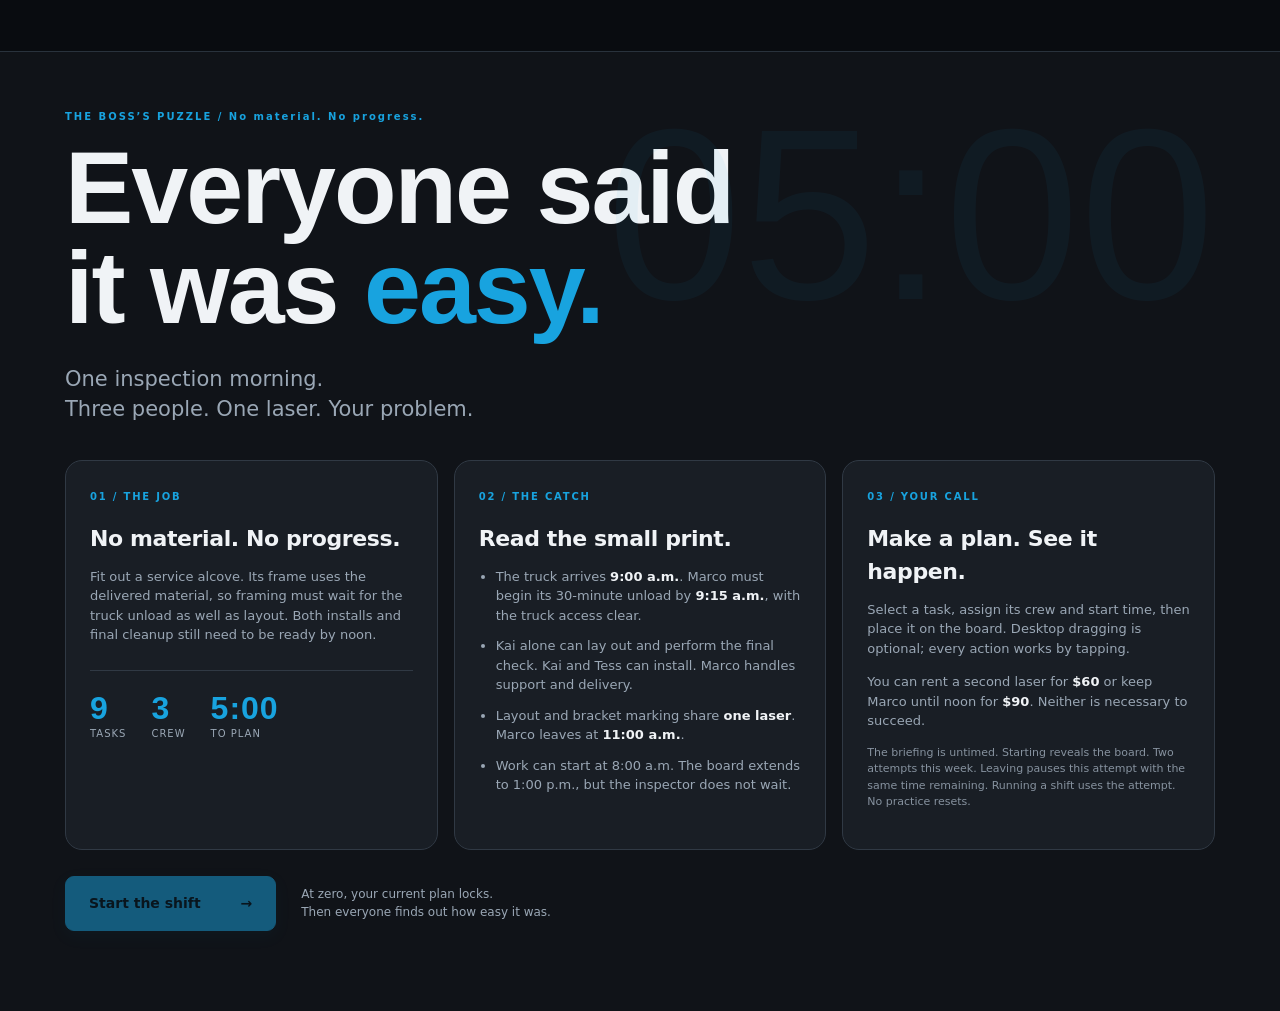
<file: boss/index.html>
<!doctype html><html lang="en"><head><meta charset="utf-8"><meta name="viewport" content="width=device-width,initial-scale=1"><meta name="theme-color" content="#101318"><title>The Boss’s Puzzle · Everyone Said It Was Easy</title><link rel="stylesheet" href="style.css?v=5.2.0"></head><body>
<header class="topbar"><a class="brand" href="#" aria-label="The Boss’s Puzzle home"><span class="mark">D<span>1</span></span><span><b>Day One Projects</b><em>Purpose Built.</em></span></a><div class="top-right"><span class="prototype">WEEKLY BOSS CHALLENGE</span><button id="themeBtn" class="icon-button" aria-label="Toggle light or dark theme">◐</button><div id="timerWrap" class="timer-wrap" hidden><span>DECISION TIME</span><div id="bossFace" hidden aria-hidden="true"><div class="boss-sprite"></div><img class="boss-hat-logo" src="../day-one-projects-v44.png" alt=""><i class="steam left"></i><i class="steam right"></i></div><strong id="timer" role="timer" aria-label="Five minutes remaining">5:00</strong></div></div></header>
<main>
<section id="briefing" class="briefing">
 <div class="eyebrow">THE BOSS’S PUZZLE / SCENARIO 01</div><h1>Everyone said<br>it was <em>easy.</em></h1><p class="intro">One inspection morning.<br>Three people. One laser. Your problem.</p>
 <div class="brief-grid"><article class="brief-card"><span class="step">01 / THE JOB</span><h2>Ready for noon.</h2><p>Frame an opening, install its access panel and install wall brackets. Clear the work area and complete Ada’s final check before the inspector arrives at <b>noon</b>.</p><div class="mini-stats"><span><b>9</b> tasks</span><span><b>3</b> crew</span><span><b>5:00</b> to plan</span></div></article>
 <article class="brief-card"><span class="step">02 / THE CATCH</span><h2>Read the small print.</h2><ul><li>The truck arrives <b>9:00 a.m.</b>. Cam must begin its 30-minute unload by <b>9:15 a.m.</b>, with the truck access clear.</li><li>Ada alone can lay out and perform the final check. Ada and Bo can install. Cam handles support and delivery.</li><li>Layout and bracket marking share <b>one laser</b>. Cam leaves at <b>11:00 a.m.</b>.</li><li>Work can start at 8:00 a.m. The board extends to 1:00 p.m., but the inspector does not wait.</li></ul></article>
 <article class="brief-card"><span class="step">03 / YOUR CALL</span><h2>Make a plan. See it happen.</h2><p>Select a task, assign its crew and start time, then place it on the board. Desktop dragging is optional; every action works by tapping.</p><p>You can rent a second laser for <b>$60</b> or keep Cam until noon for <b>$90</b>. Neither is necessary to succeed.</p><p class="fine">The briefing is untimed. Starting reveals the board. Two attempts this week. Leaving pauses this attempt with the same time remaining. Running a shift uses the attempt. No practice resets.</p></article></div>
 <div class="start-row"><button id="startBtn" class="primary large">Start the shift <span>→</span></button><p>At zero, your current plan locks.<br>Then everyone finds out how easy it was.</p></div>
</section>
<section id="planner" hidden>
 <div class="page-heading"><div><div class="eyebrow">INSPECTION MORNING / PLAN THE SHIFT</div><h1>Make it work.</h1><p class="muted">Inspection at noon. Nobody has budgeted for excuses.</p></div><div class="planner-actions"><span id="attemptLabel" class="pill">Timed attempt</span><button id="pauseBtn" class="secondary">Pause</button><button id="runBtn" class="primary">Run the shift →</button></div></div>
 <div class="planning-layout">
 <aside class="task-pane"><div class="pane-title"><h2>The work</h2><span id="placedCount" class="pill">0 / 9 placed</span></div><p class="small muted">Tap a task, then choose a crew member and a time.</p><div id="taskList" class="task-list"></div><div class="spend-box"><h3>Spend your way out?</h3><label><input id="laserOption" type="checkbox"> Second laser <b>$60</b></label><label><input id="camOption" type="checkbox"> Cam stays until noon <b>$90</b></label><p class="small muted">Optional. A clean $0 solution exists.</p></div></aside>
 <div class="board-pane"><div class="pane-title"><div><h2>Your proposed schedule</h2><p class="small muted">15-minute slots · tasks that cannot start will wait during playback.</p></div><span class="inspection-tag">noon INSPECTION</span></div><div class="board-scroll"><div id="scheduleBoard" class="schedule-board"></div></div><div class="board-legend"><span><i class="laser-dot"></i> needs laser</span><span><i class="planned-dot"></i> assigned</span><span class="muted">Tap an empty slot to place the selected task.</span></div></div>
 <aside class="notes-pane"><div class="pane-title"><h2>Site notes</h2></div><button class="note active" data-note="delivery"><span>01 · DELIVERY NOTE</span><b>“Driver can wait fifteen.”</b><p>Truck at 9:00 a.m. Unload takes 30 minutes. Start by 9:15 a.m. or the truck leaves at 9:30 a.m. with everything. Clear the lane first.</p></button><button class="note" data-note="crew"><span>02 · CREW MESSAGE</span><b>“Cam’s got another job.”</b><p>Cam leaves at 11:00 a.m. Don’t give him a task that finishes later unless you pay the $90 extension. Ada and Bo work until noon; later work costs $30 per 15 minutes per person.</p></button><button class="note" data-note="handoff"><span>03 · INSPECTION</span><b>“Both installs. Then the check.”</b><p>The opening needs layout, framing, then the delivered panel. Brackets need marking and delivered hardware. Cleanup and Ada’s final check can run in parallel after both installs.</p></button><button id="hintBtn" class="secondary full">Head office assistance</button><p id="hintText" class="small hint-text" aria-live="polite"></p></aside>
 </div>
 <section id="taskEditor" class="task-editor" hidden aria-label="Assign selected task"><div class="editor-info"><span class="eyebrow">SELECTED TASK</span><h3 id="editorTitle"></h3><p id="editorNote"></p></div><div class="editor-controls"><label>Crew<select id="crewSelect"></select></label><label>Helper<select id="helperSelect"></select></label><label>Start<select id="timeSelect"></select></label><button id="placeBtn" class="primary">Place task</button><button id="removeBtn" class="secondary">Remove</button><button id="closeEditor" class="icon-button" aria-label="Close task editor">×</button></div></section>
 <div id="planNotice" class="plan-notice" role="status" aria-live="polite"></div>
</section>
<section id="playback" hidden>
 <div class="page-heading"><div><div class="eyebrow">THE PLAN HAS LEFT THE MEETING ROOM</div><h1>Let’s see it happen.</h1><p class="muted">Fictional shift. Actual consequences.</p></div><div class="playback-controls"><strong id="shiftClock">8:00 a.m.</strong><button id="playPauseBtn" class="secondary">Pause playback</button><button id="skipBtn" class="secondary">Skip to debrief</button></div></div>
 <div class="playback-layout"><div><div class="site-scene"><svg id="siteSvg" viewBox="0 0 760 430" role="img" aria-label="Animated jobsite showing crew, delivery truck and inspector">
 <defs><pattern id="grid" width="24" height="24" patternUnits="userSpaceOnUse"><path d="M24 0H0V24" fill="none" stroke="currentColor" stroke-opacity=".05"/></pattern></defs><rect width="760" height="430" fill="url(#grid)"/>
 <rect class="room" x="230" y="50" width="475" height="300" rx="8"/><path class="wall" d="M230 165V50H705V350H230V265"/><path class="floor-line" d="M230 165V265"/><text class="map-label" x="260" y="82">INSPECTION AREA</text>
 <g id="stage-layout" opacity="0"><path d="M270 110H425M270 240H425" stroke="#159ed4" stroke-dasharray="5 4" stroke-width="2"/><text x="280" y="102" fill="#159ed4" font-size="10">LAYOUT VERIFIED</text></g><g id="stage-frame" opacity="0" fill="#bb8a55" stroke="#795733" stroke-width="2"><rect x="285" y="132" width="10" height="90"/><rect x="395" y="132" width="10" height="90"/><rect x="285" y="125" width="120" height="12"/></g><g id="stage-mark" opacity="0" stroke="#159ed4" stroke-width="2"><path d="M524 140h12m-6-6v12M580 140h12m-6-6v12"/></g><g id="stage-tidy" opacity="0"><text x="470" y="370" fill="#42bc9d" font-size="12">WORK AREA CLEARED</text></g><g id="stage-check" opacity="0"><circle cx="680" cy="75" r="17" fill="#42bc9d"/><path d="m670 75 7 7 13-15" fill="none" stroke="white" stroke-width="3"/></g><g id="openingZone"><rect class="zone" x="274" y="118" width="145" height="115" rx="7"/><path class="opening-lines" opacity=".18" d="M290 213V136H403V213M316 136V213M375 136V213"/><text class="map-label" x="288" y="254">OPENING / PANEL</text><rect id="panelVisual" x="319" y="150" width="54" height="64" rx="3" fill="#159ed4" opacity="0"/></g>
 <g id="bracketZone"><rect class="zone" x="507" y="118" width="145" height="115" rx="7"/><g class="bracket-lines"><path d="M530 145V204H558M586 145V204H614"/></g><text class="map-label" x="518" y="254">BRACKETS</text><path id="bracketsVisual" d="M530 145V204H558M586 145V204H614" stroke="#42bc9d" stroke-width="8" fill="none" opacity="0"/></g>
 <path class="lane" d="M0 222H223"/><text class="map-label" x="22" y="287">DELIVERY LANE</text><g id="laneCrates"><rect x="117" y="197" width="37" height="34" rx="3" fill="#c49a59"/><rect x="160" y="211" width="30" height="29" rx="3" fill="#a8793f"/><path d="M122 202l26 23m-26 0 26-23" stroke="#765126" stroke-width="2"/></g>
 <g id="truck" class="truck"><rect x="5" y="173" width="90" height="48" rx="4" fill="#159ed4"/><path d="M95 188h24l15 16v17H95" fill="#2b5167"/><rect x="103" y="193" width="14" height="12" fill="#c0e4ef"/><circle cx="27" cy="224" r="10" fill="#19232c"/><circle cx="111" cy="224" r="10" fill="#19232c"/><text x="16" y="201" fill="white" font-size="12" font-weight="800">DELIVERY</text></g>
 <rect class="zone" x="468" y="302" width="185" height="30" rx="5"/><text class="map-label" x="480" y="322">TOOLS / STAGING</text>
 <g id="crew-ada" class="crew-token"><path d="M-10 10v20h7l3-12 3 12h7V10" fill="#344a5b"/><path class="working-arm" d="M-9 6l-10 11m28-11 12 9" stroke="#d49b75" stroke-width="7" stroke-linecap="round"/><circle r="19" fill="#159ed4"/><path d="M-12-5a12 12 0 0 1 24 0H-12" fill="#f3bd63"/><text y="10" text-anchor="middle" fill="white" font-size="13" font-weight="800">A</text></g>
 <g id="crew-bo" class="crew-token"><path d="M-10 10v20h7l3-12 3 12h7V10" fill="#344a5b"/><path class="working-arm" d="M-9 6l-10 11m28-11 12 9" stroke="#d49b75" stroke-width="7" stroke-linecap="round"/><circle r="19" fill="#bb8b3c"/><path d="M-12-5a12 12 0 0 1 24 0H-12" fill="#f3bd63"/><text y="10" text-anchor="middle" fill="white" font-size="13" font-weight="800">B</text></g>
 <g id="crew-cam" class="crew-token"><path d="M-10 10v20h7l3-12 3 12h7V10" fill="#344a5b"/><path class="working-arm" d="M-9 6l-10 11m28-11 12 9" stroke="#d49b75" stroke-width="7" stroke-linecap="round"/><circle r="19" fill="#2f977f"/><path d="M-12-5a12 12 0 0 1 24 0H-12" fill="#f3bd63"/><text y="10" text-anchor="middle" fill="white" font-size="13" font-weight="800">C</text></g>
 <g id="inspector"><rect x="8" y="-11" width="17" height="25" rx="2" fill="#d4dce4"/><circle r="16" fill="#a5b6ca"/><text y="5" text-anchor="middle" fill="#11171e" font-size="15" font-weight="900">I</text></g>
 <g id="laserToken"><rect x="-9" y="-8" width="18" height="16" rx="3" fill="#f2c765"/><path d="M0 8v12m0-6-10 10m10-10 10 10" stroke="#f2c765" stroke-width="3"/></g>
 <text id="sceneCaption" x="30" y="395" class="scene-caption">8:00 a.m. · The crew is on site. The plan is now your problem.</text>
 </svg><div class="scene-top"><span class="live-dot"></span> SHIFT PLAYBACK <span id="sceneSpeed">15 minutes / second</span></div></div>
 <div class="shift-track"><div id="shiftProgress"></div><span>8:00 a.m.</span><span>noon inspection</span><span>1:00 p.m.</span></div><div id="crewStatus" class="crew-status"></div><div id="incidentBubble" class="incident-bubble" aria-live="polite"></div></div>
 <aside class="event-pane"><h2>Site diary</h2><div id="eventLog" class="event-log" role="log"></div></aside></div>
 <div id="results" class="results" hidden></div>
</section>
</main>
<dialog id="pauseDialog"><span class="eyebrow">CALLS HAPPEN. IT’S A WORK APP.</span><h2>Clock paused.</h2><p>Your plan is saved. This is the same attempt, with the same time left.</p><button id="resumeBtn" class="primary">Back to the board →</button></dialog>
<dialog id="commitDialog"><span class="eyebrow">LAST CHANCE TO BLAME THE DRAWINGS</span><h2>Run this plan?</h2><p id="commitSummary"></p><div class="dialog-actions"><button id="cancelCommit" class="secondary">Keep planning</button><button id="confirmCommit" class="primary">Run the shift →</button></div></dialog>
<footer>Day One Projects · Fictional training scenario · Tool Tracker V5.0 <span>No live inventory or employee data.</span></footer>
<script src="../season-calendar.js"></script><script src="names.js"></script><script src="scenarios.js"></script><script src="engine.js"></script><script src="app.js"></script></body></html>
</file>
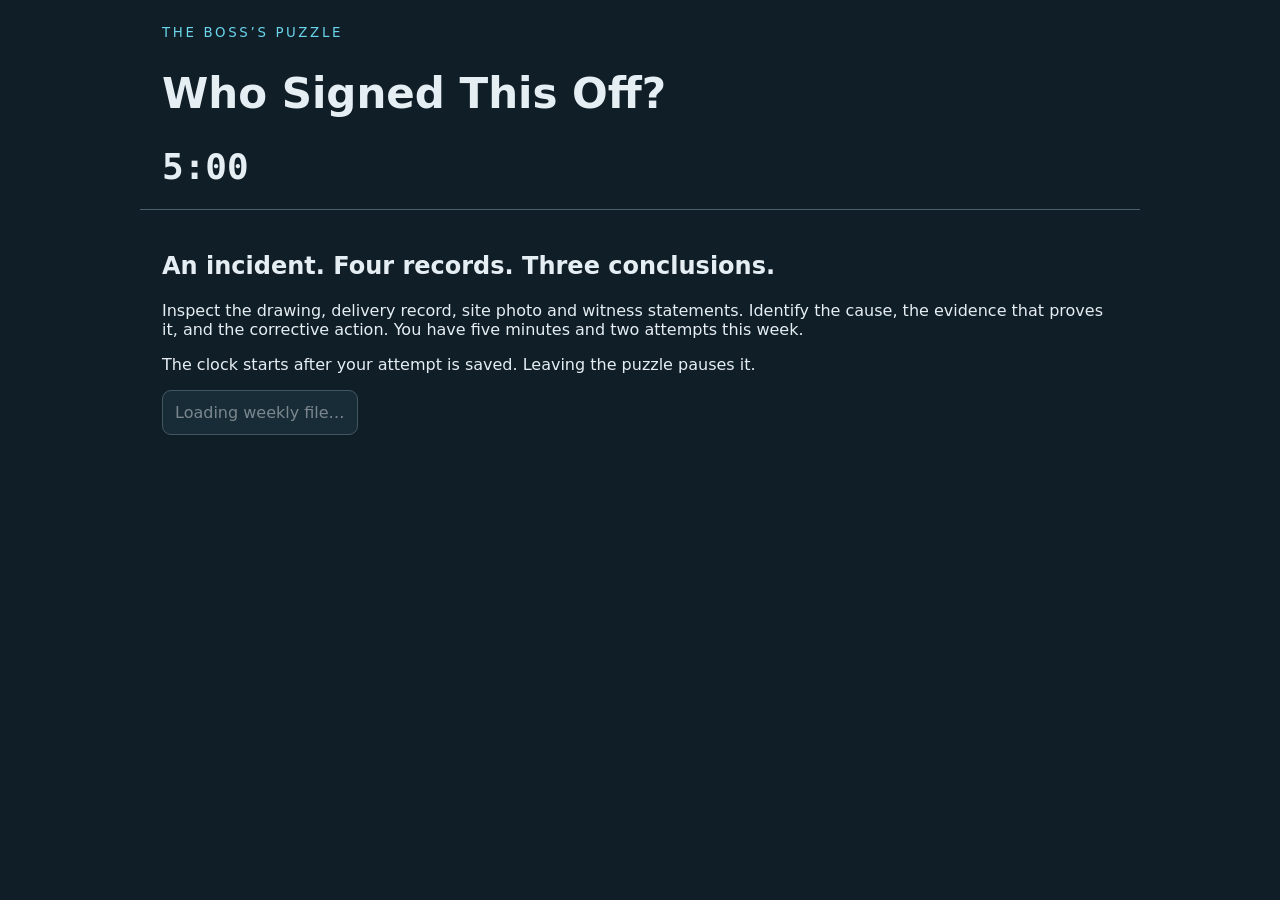
<file: boss/investigation.html>
<!doctype html><html lang="en"><head><meta charset="utf-8"><meta name="viewport" content="width=device-width,initial-scale=1"><title>Who Signed This Off?</title><link rel="stylesheet" href="investigation.css"></head><body><header><small>THE BOSS’S PUZZLE</small><h1>Who Signed This Off?</h1><div class="bar"><b id="timer">5:00</b><span id="attempt"></span><button id="pause" hidden>Pause</button></div></header><main><section id="brief"><h2>An incident. Four records. Three conclusions.</h2><p>Inspect the drawing, delivery record, site photo and witness statements. Identify the cause, the evidence that proves it, and the corrective action. You have five minutes and two attempts this week.</p><p>The clock starts after your attempt is saved. Leaving the puzzle pauses it.</p><button id="start" disabled>Loading weekly file…</button></section><section id="case" hidden><h2 id="title"></h2><p id="problem"></p><div id="records"></div><form id="verdict"><fieldset><legend>Your findings</legend><label>Cause<select id="cause" required></select></label><label>Proving evidence<select id="evidence" required></select></label><label>Corrective action<select id="action" required></select></label></fieldset><button id="submit">Submit findings</button></form></section><section id="result" hidden><h2 id="resultTitle"></h2><p id="explanation"></p><button id="retry">Second attempt</button></section><p id="notice" role="status"></p></main><div id="face" hidden aria-hidden="true"><div class="boss-sprite"></div><img class="boss-hat-logo" src="../day-one-projects-v44.png" alt=""><i class="steam left"></i><i class="steam right"></i></div><dialog id="paused"><h2>Clock paused</h2><p>Your findings and remaining time are saved.</p><button id="resume">Resume investigation</button></dialog><script src="cases.js"></script><script src="investigation.js"></script></body></html>
</file>
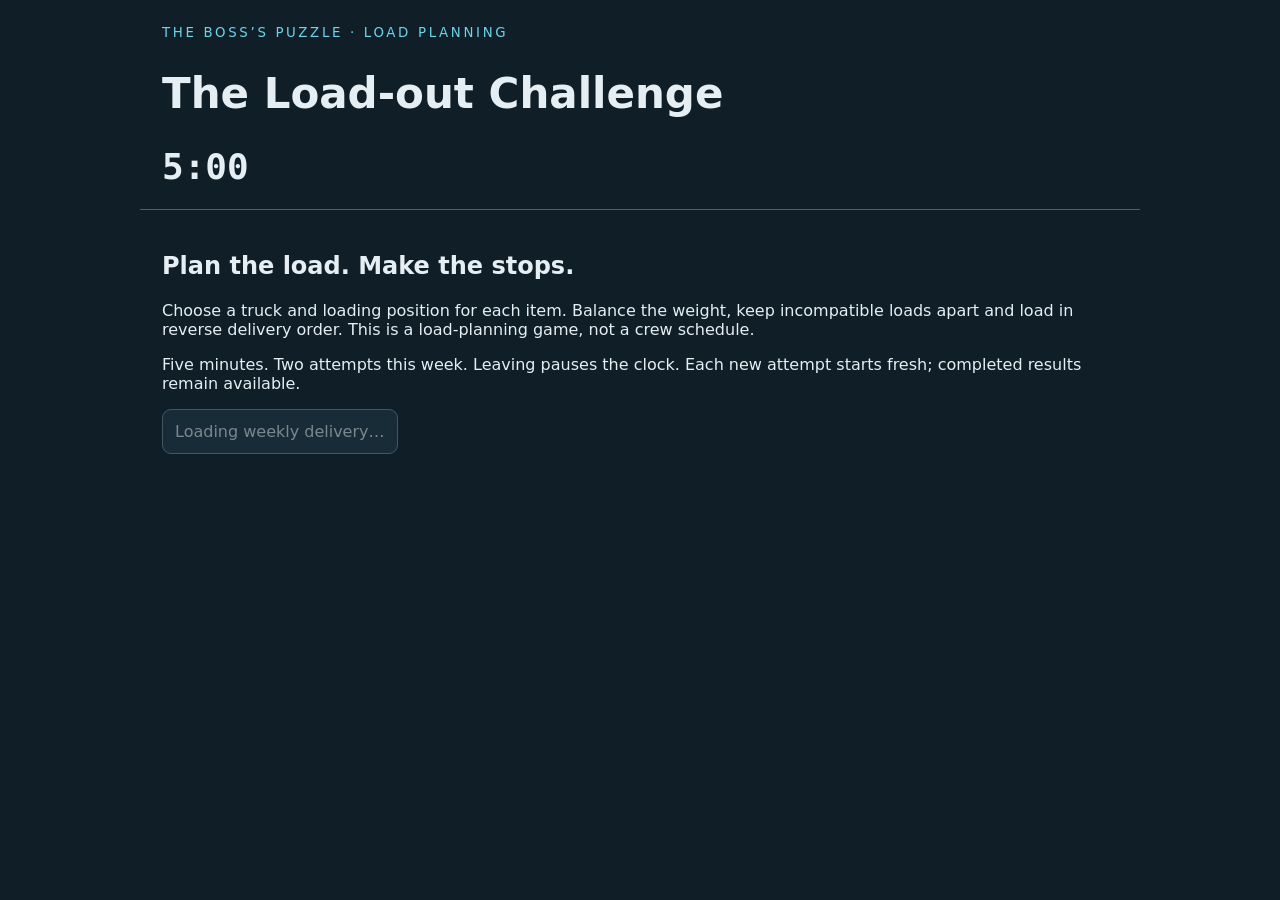
<file: boss/packing.html>
<!doctype html><html lang="en"><head><meta charset="utf-8"><meta name="viewport" content="width=device-width,initial-scale=1"><title>The Load-out Challenge</title><link rel="stylesheet" href="investigation.css"><style>.load-card{border:1px solid #82909d66;border-radius:14px;padding:18px;margin:14px 0}.load-card h3{margin:0 0 8px}.load-fields{display:grid;grid-template-columns:1fr 1fr;gap:14px}.load-fields label{display:flex;flex-direction:column;gap:8px}.load-fields select{font-size:1rem;min-height:48px;width:100%}.truck-summary{display:flex;flex-wrap:wrap;gap:12px}.truck-summary span{padding:12px;border:1px solid #82909d66;border-radius:12px}.order-guide{padding:14px;border-left:4px solid #139ed4}#result li{margin:12px 0}@media(max-width:400px){.load-fields{grid-template-columns:1fr}}</style></head><body><header><small>THE BOSS’S PUZZLE · LOAD PLANNING</small><h1>The Load-out Challenge</h1><div class="bar"><b id="timer">5:00</b><span id="attempt"></span><button id="pause" hidden>Pause</button></div></header><main><section id="brief"><h2>Plan the load. Make the stops.</h2><p>Choose a truck and loading position for each item. Balance the weight, keep incompatible loads apart and load in reverse delivery order. This is a load-planning game, not a crew schedule.</p><p>Five minutes. Two attempts this week. Leaving pauses the clock. Each new attempt starts fresh; completed results remain available.</p><button id="start" disabled>Loading weekly delivery…</button></section><section id="case" hidden><h2 id="title"></h2><p id="problem"></p><p class="order-guide"><strong>Position 1 = loaded first, deepest in the truck.</strong> Higher numbers are loaded later, nearest the door. Stop 1 unloads first, so load its items last. Positions must be unique within each truck; gaps are allowed. You may choose either truck.</p><div id="totals" class="truck-summary" aria-live="polite"></div><form id="verdict"><div id="records"></div><button id="submit">Check the load plan</button></form></section><section id="result" hidden><h2 id="resultTitle"></h2><p id="explanation"></p><ul id="findings"></ul><div id="review"></div><button id="retry">Second attempt</button></section><p id="notice" role="status"></p></main><div id="face" hidden aria-hidden="true"><div class="boss-sprite"></div><img class="boss-hat-logo" src="../day-one-projects-v44.png" alt=""><i class="steam left"></i><i class="steam right"></i></div><dialog id="paused"><h2>Clock paused</h2><p>Your load plan and remaining time are saved.</p><button id="resume">Resume load planning</button></dialog><script src="packing-engine.js"></script><script src="packing.js"></script></body></html>
</file>
<file: boss/style.css>
:root{--bg:#101318;--surface:#191e25;--raised:#222932;--ink:#f0f3f6;--muted:#9aa7b5;--line:#303944;--blue:#18a3df;--blue2:#087fae;--gold:#d5aa66;--red:#f25d62;--green:#43b79b;--shadow:0 14px 40px #0003;--slot:37px;color-scheme:dark}html[data-theme=light]{--bg:#eef2f5;--surface:#fff;--raised:#e8eef3;--ink:#17232d;--muted:#5d6d7c;--line:#d1dbe3;--shadow:0 12px 35px #24374412;color-scheme:light}*{box-sizing:border-box}body{margin:0;background:var(--bg);color:var(--ink);font-family:Inter,system-ui,sans-serif;font-size:14px;line-height:1.5}button,input,select{font:inherit}button{cursor:pointer}button:disabled{cursor:default;opacity:.5}button:focus-visible,select:focus-visible,a:focus-visible{outline:3px solid var(--blue);outline-offset:4px}button{transition:background .16s,border-color .16s,transform .16s}button:hover:not(:disabled){filter:brightness(1.1)}[hidden]{display:none!important}.topbar{height:88px;background:#090c10;display:flex;align-items:center;justify-content:space-between;padding:0 4vw;border-bottom:1px solid #29323c;position:sticky;top:0;z-index:20;color:#fff}.brand{display:flex;align-items:center;gap:13px;color:inherit;text-decoration:none}.mark{width:43px;height:43px;display:grid;place-content:center;position:relative;font-size:27px;font-weight:900;font-style:italic;border:1px solid #4a525a;border-radius:10px;background:linear-gradient(135deg,#3b4248,#101419 55%);box-shadow:inset 0 0 0 3px #12171c}.mark span{color:var(--blue);position:absolute;font-size:20px;right:3px;bottom:0}.brand b{display:block;font-size:18px;letter-spacing:-.4px}.brand em{display:block;font-size:13px;font-weight:800;color:#18a3df}.top-right{display:flex;gap:24px;align-items:center}.prototype{font-size:10px;letter-spacing:1.5px;color:#a0acb9}.icon-button{background:transparent;color:inherit;border:1px solid var(--line);border-radius:10px;width:39px;height:39px;font-size:22px}.timer-wrap{display:flex;align-items:center;gap:12px;padding-left:22px;border-left:1px solid #37414d}.timer-wrap span{font-size:9px;line-height:1.3;letter-spacing:1.4px;width:52px;color:#a5b0bf}.timer-wrap strong{font-size:35px;font-variant-numeric:tabular-nums;letter-spacing:-1px;color:var(--blue);min-width:88px;text-align:center;border-radius:8px}.timer-wrap strong.red{color:#ff656b;background:#f25d621a}.timer-wrap strong.flash{animation:clockPulse 1.1s ease-in-out}@keyframes clockPulse{0%,100%{color:var(--blue);background:transparent}25%,65%{color:#ff656b;background:#f25d6233;box-shadow:0 0 20px #f25d6222}}
main{max-width:1510px;margin:auto;padding:42px 4vw 30px}h1,h2,h3,p{margin-top:0}h1{font-family:'Barlow Condensed',Impact,sans-serif;line-height:.98;letter-spacing:-1px;font-size:56px;font-weight:700;margin-bottom:14px}h2{font-size:18px;letter-spacing:-.4px}h3{font-size:15px}p{margin-bottom:14px}.eyebrow{font-size:10px;font-weight:800;letter-spacing:2px;color:var(--blue);margin-bottom:14px}.briefing{max-width:1150px;margin:15px auto 50px;position:relative}.briefing:before{content:'05:00';position:absolute;right:0;top:-15px;font-family:'Barlow Condensed',Impact,sans-serif;font-size:clamp(110px,19vw,260px);line-height:1;color:var(--blue);opacity:.055;pointer-events:none}.briefing h1{font-size:clamp(64px,8vw,116px);letter-spacing:-2px}.briefing h1 em{color:var(--blue);font-style:normal}.intro{font-size:21px;line-height:1.45;color:var(--muted);margin:25px 0 35px}.brief-grid{display:grid;grid-template-columns:repeat(3,1fr);gap:16px}.brief-card{background:var(--surface);border:1px solid var(--line);border-radius:17px;padding:24px}.brief-card h2{font-size:22px;margin:16px 0 12px}.brief-card p,.brief-card li{color:var(--muted);font-size:13px}.brief-card b{color:var(--ink)}.brief-card ul{padding-left:17px;margin:0}.brief-card li{padding-bottom:11px}.step{color:var(--blue);font-size:10px;letter-spacing:1.8px;font-weight:800}.mini-stats{display:flex;gap:25px;border-top:1px solid var(--line);padding-top:20px;margin-top:25px}.mini-stats span{font-size:10px;color:var(--muted);text-transform:uppercase;letter-spacing:1px}.mini-stats b{font-family:'Barlow Condensed',sans-serif;font-size:32px;display:block;line-height:1.1;color:var(--blue)}.fine{font-size:11px!important;opacity:.85}.start-row{display:flex;gap:25px;align-items:center;margin-top:26px}.start-row p{font-size:12px;color:var(--muted);margin:0}.primary,.secondary{border-radius:9px;padding:10px 16px;font-weight:700;font-size:12px;min-height:40px}.primary{background:var(--blue);border:1px solid var(--blue);color:#041723;box-shadow:0 5px 16px #009cda14}.secondary{background:var(--surface);border:1px solid var(--line);color:var(--ink)}.large{padding:16px 23px;font-size:14px}.large span{margin-left:35px}.full{width:100%}.page-heading{display:flex;justify-content:space-between;align-items:center;gap:20px;margin-bottom:28px}.page-heading h1{font-size:50px}.page-heading p{margin-bottom:0}.muted{color:var(--muted)}.small{font-size:11px}.planner-actions{display:flex;align-items:center;gap:9px}.pill{display:inline-block;padding:4px 8px;border:1px solid var(--line);border-radius:6px;font-size:10px;color:var(--muted);white-space:nowrap}.planning-layout{display:grid;grid-template-columns:260px minmax(390px,1fr) 235px;gap:20px;align-items:start}.pane-title{display:flex;justify-content:space-between;gap:10px;align-items:start;margin-bottom:10px}.pane-title h2{margin-bottom:0;font-size:15px}.pane-title p{margin:3px 0}.task-list{display:flex;flex-direction:column;gap:7px}.task-card{text-align:left;width:100%;padding:12px;border:1px solid var(--line);border-radius:9px;background:var(--surface);color:var(--ink);position:relative}.task-card.selected{border-color:var(--blue);background:color-mix(in srgb,var(--blue) 10%,var(--surface))}.task-card.placed{border-left:3px solid var(--green)}.task-card strong{font-size:12px;display:block;margin-bottom:4px}.task-card .task-meta{display:flex;gap:8px;font-size:10px;color:var(--muted)}.task-card .assignment{color:var(--green);font-size:10px;margin-top:6px;display:block}.laser-icon{color:var(--gold)}.spend-box{border-top:1px solid var(--line);margin-top:20px;padding-top:16px}.spend-box h3{font-size:12px}.spend-box label{display:flex;align-items:center;gap:7px;font-size:11px;margin:10px 0}.spend-box label b{margin-left:auto;color:var(--gold)}input{accent-color:var(--blue)}.board-pane{background:var(--surface);border:1px solid var(--line);border-radius:14px;padding:18px;overflow:hidden}.inspection-tag{font-size:9px;color:var(--gold);white-space:nowrap;border:1px solid #d5aa6640;padding:5px 7px;border-radius:6px}.board-scroll{overflow:auto;max-height:690px;border:1px solid var(--line);border-radius:9px}.schedule-board{display:grid;grid-template-columns:49px repeat(3,minmax(100px,1fr));min-width:365px;grid-template-rows:56px repeat(20,var(--slot));position:relative}.crew-head{background:var(--raised);padding:10px 6px;text-align:center;font-size:11px;border-left:1px solid var(--line);position:sticky;top:0;z-index:5}.crew-head b{display:block}.crew-head small{font-size:9px;color:var(--muted)}.crew-head:before{content:'';display:inline-block;width:5px;height:5px;background:var(--crew);border-radius:50%;margin-right:5px}.time-head{background:var(--raised);position:sticky;top:0;z-index:6}.slot-time{font-size:10px;color:var(--muted);padding:3px 4px;background:var(--surface);border-top:1px solid var(--line)}.slot-cell{border:0;border-top:1px solid color-mix(in srgb,var(--line) 65%,transparent);border-left:1px solid var(--line);background:transparent;min-height:var(--slot);padding:0;position:relative;color:var(--muted)}.slot-cell:hover{background:#159ed41a}.slot-cell.off-shift{background:repeating-linear-gradient(135deg,transparent,transparent 5px,#7b87950b 5px,#7b87950b 10px)}.slot-cell.deadline{border-top:2px dashed #d5aa66!important}.task-block{grid-column:var(--col);grid-row:var(--row)/span var(--duration);align-self:stretch;margin:2px 3px 3px;border:1px solid color-mix(in srgb,var(--crew) 65%,transparent);background:color-mix(in srgb,var(--crew) 22%,var(--surface));border-radius:6px;text-align:left;padding:6px;z-index:2;overflow:hidden;color:var(--ink);font-size:10px;line-height:1.3;box-shadow:var(--shadow);position:relative}.task-block strong{display:block;font-size:10px}.task-block small{font-size:9px;color:var(--muted);display:block;margin-top:4px}.task-block.clash{border:2px solid var(--red);background:color-mix(in srgb,var(--red) 18%,var(--surface));transform:translateX(8px);margin-right:12px}.task-block.selected{outline:2px solid var(--blue);outline-offset:-2px}.board-legend{display:flex;flex-wrap:wrap;gap:10px;margin-top:12px;font-size:9px;color:var(--muted)}.board-legend i{width:6px;height:6px;display:inline-block;border-radius:2px;margin-right:3px}.laser-dot{background:var(--gold)}.planned-dot{background:var(--green)}.note{display:block;text-align:left;background:var(--surface);border:1px solid var(--line);padding:14px;border-radius:10px;color:var(--ink);width:100%;margin-bottom:10px}.note span{display:block;font-size:9px;color:var(--blue);letter-spacing:1px;font-weight:800;margin-bottom:7px}.note b{font-size:12px}.note p{font-size:11px;color:var(--muted);margin:8px 0 0}.hint-text{color:var(--gold);padding:10px 0}.task-editor{position:sticky;bottom:12px;z-index:15;margin-top:20px;background:var(--raised);border:1px solid var(--blue);border-radius:14px;padding:18px;box-shadow:0 10px 40px #0007;display:flex;gap:20px;align-items:center}.editor-info{flex:1}.editor-info .eyebrow{font-size:8px;margin-bottom:4px}.editor-info h3{margin:0 0 4px}.editor-info p{font-size:11px;color:var(--muted);margin:0}.editor-controls{display:flex;gap:9px;align-items:end}.editor-controls label{font-size:9px;color:var(--muted)}select{display:block;margin-top:3px;background:var(--surface);color:var(--ink);border:1px solid var(--line);border-radius:7px;padding:9px;min-height:40px}.plan-notice{min-height:24px;margin-top:10px;font-size:12px;color:var(--gold)}dialog{background:var(--surface);color:var(--ink);border:1px solid var(--line);border-radius:18px;max-width:440px;width:90%;padding:28px;box-shadow:var(--shadow)}dialog::backdrop{background:#05090ed9;backdrop-filter:blur(6px)}dialog h2{font-family:'Barlow Condensed',sans-serif;font-size:36px;margin-bottom:12px}dialog p{color:var(--muted);font-size:13px}.dialog-actions{display:flex;gap:10px;justify-content:flex-end;margin-top:25px}.playback-controls{display:flex;gap:9px;align-items:center}.playback-controls strong{font-size:28px;color:var(--blue);font-variant-numeric:tabular-nums;margin-right:10px}.playback-layout{display:grid;grid-template-columns:minmax(0,1fr) 310px;gap:22px}.site-scene{position:relative;background:var(--surface);border:1px solid var(--line);border-radius:18px;overflow:hidden;padding-top:40px}#siteSvg{display:block;width:100%;color:var(--ink)}.scene-top{position:absolute;top:16px;left:20px;right:20px;display:flex;gap:8px;align-items:center;font-size:9px;letter-spacing:1.4px;color:var(--muted)}.scene-top span:last-child{margin-left:auto;letter-spacing:0}.live-dot{width:6px;height:6px;border-radius:50%;background:var(--green);box-shadow:0 0 9px #43b79b66}.room{fill:var(--raised);stroke:var(--line);stroke-width:2}.wall{fill:none;stroke:#77899c;stroke-width:6;stroke-linejoin:round}.floor-line{stroke:var(--blue);stroke-width:3;stroke-dasharray:7}.map-label{fill:var(--muted);font-size:11px;letter-spacing:1px}.zone{fill:var(--surface);stroke:var(--line);stroke-width:1.5}.opening-lines,.bracket-lines{stroke:#66798b;stroke-width:4;fill:none}.lane{stroke:#596879;stroke-width:36;stroke-dasharray:8;opacity:.15}.scene-caption{font-size:12px;fill:var(--ink)}.crew-token,#inspector,#laserToken,.truck,#laneCrates,#panelVisual,#bracketsVisual{transition:transform .85s ease,opacity .5s ease}.zone.running{stroke:var(--blue);stroke-width:3}.shift-track{position:relative;height:35px;display:flex;justify-content:space-between;margin:15px 0;color:var(--muted);font-size:9px;padding-top:15px}.shift-track:before{content:'';position:absolute;top:0;left:0;right:0;height:4px;background:var(--line);border-radius:3px}#shiftProgress{position:absolute;top:0;left:0;background:var(--blue);height:4px;border-radius:3px;transition:width 1s linear}.crew-status{display:grid;grid-template-columns:repeat(3,1fr);gap:10px}.crew-status>div{border:1px solid var(--line);border-radius:10px;background:var(--surface);padding:12px;font-size:10px;color:var(--muted)}.crew-status b{display:block;color:var(--ink);font-size:12px;margin-bottom:5px}.incident-bubble{padding:18px 20px;margin-top:15px;border-left:3px solid var(--gold);background:color-mix(in srgb,var(--gold) 7%,var(--surface));font-size:13px;border-radius:0 10px 10px 0;min-height:68px}.event-pane{border:1px solid var(--line);border-radius:14px;background:var(--surface);padding:20px}.event-pane h2{font-size:15px}.event-log{max-height:550px;overflow-y:auto}.event{padding:10px 0;border-top:1px solid var(--line);font-size:11px;color:var(--muted);animation:appear .3s ease}.event b{font-size:10px;color:var(--blue);display:block;margin-bottom:4px}.event.danger,.event.wait{color:#e6b377}.event.inspection{color:var(--ink);font-weight:700}@keyframes appear{from{opacity:0;transform:translateY(5px)}to{opacity:1;transform:none}}.results{margin-top:28px;padding:28px;border:1px solid var(--line);background:var(--surface);border-radius:18px}.results h2{font-family:'Barlow Condensed',sans-serif;font-size:42px;margin:10px 0}.results .verdict{font-size:17px;color:var(--gold);max-width:800px}.result-stats{display:grid;grid-template-columns:repeat(4,1fr);gap:12px;margin:25px 0}.result-stats div{padding:15px;background:var(--raised);border-radius:9px}.result-stats b{display:block;font-size:26px;color:var(--blue)}.result-stats span{font-size:10px;color:var(--muted)}.result-list{display:grid;grid-template-columns:1fr 1fr;gap:10px;margin:20px 0}.result-line{font-size:12px;padding:10px 12px;background:var(--raised);border-left:3px solid var(--green);border-radius:5px}.result-line.failed{border-color:var(--red)}.result-line span{display:block;font-size:10px;color:var(--muted);margin-top:3px}.result-actions{display:flex;gap:10px;margin-top:25px;flex-wrap:wrap}footer{max-width:1510px;margin:20px auto 0;padding:22px 4vw;border-top:1px solid var(--line);color:var(--muted);font-size:10px}footer span{float:right}body.editor-open{padding-bottom:10px}
@media(min-width:1550px){main{padding-left:0;padding-right:0}}@media(max-width:1150px){.planning-layout{grid-template-columns:240px minmax(365px,1fr)}.notes-pane{grid-column:1/-1;display:grid;grid-template-columns:repeat(3,1fr);gap:12px}.notes-pane .pane-title{grid-column:1/-1}.notes-pane .note{margin:0}.notes-pane #hintBtn{grid-column:1}.notes-pane #hintText{grid-column:2/-1}.editor-info{max-width:40%}.editor-controls{flex-wrap:wrap}.playback-layout{grid-template-columns:minmax(0,1fr) 260px}}@media(max-width:740px){.topbar{height:74px;padding:0 16px}.brand{gap:8px}.brand b{font-size:14px}.brand em{font-size:11px}.mark{width:35px;height:35px;font-size:23px}.top-right{gap:10px}.prototype{display:none}.timer-wrap{gap:3px;padding-left:8px}.timer-wrap span{display:none}.timer-wrap strong{font-size:30px;min-width:76px}.icon-button{width:33px;height:33px;font-size:20px}main{padding:26px 16px}.briefing{margin-top:10px}.briefing h1{font-size:72px}.intro{font-size:18px;margin-top:20px}.brief-grid{grid-template-columns:1fr}.brief-card{padding:21px}.brief-card h2{margin-top:10px}.start-row{align-items:stretch;flex-direction:column;gap:14px}.start-row p{font-size:11px}.start-row .primary{display:flex;justify-content:space-between}.page-heading{align-items:flex-start;flex-direction:column;gap:16px}.page-heading h1{font-size:42px}.page-heading .eyebrow{font-size:8px}.page-heading p{font-size:12px}.planner-actions{width:100%}.planner-actions .primary{margin-left:auto}.planning-layout{display:flex;flex-direction:column;gap:20px}.task-pane,.board-pane,.notes-pane{width:100%}.task-list{display:grid;grid-template-columns:1fr 1fr;gap:7px}.task-card{padding:10px;min-height:85px}.task-card strong{font-size:11px}.task-meta{flex-wrap:wrap;gap:3px!important}.spend-box{display:flex;gap:10px;flex-wrap:wrap;margin-top:12px;padding-top:12px}.spend-box h3,.spend-box p{width:100%;margin:0}.spend-box label{margin:0;background:var(--surface);border:1px solid var(--line);border-radius:7px;padding:10px;font-size:10px}.spend-box label b{margin-left:4px}.board-pane{padding:13px}.schedule-board{min-width:330px;grid-template-columns:42px repeat(3,minmax(96px,1fr))}.board-scroll{max-height:570px}.inspection-tag{font-size:7px;padding:4px}.notes-pane{display:flex;flex-direction:column;gap:9px}.notes-pane .pane-title{margin:0}.notes-pane .note p{display:none}.notes-pane .note.active p{display:block}.notes-pane .hint-text{margin:0}.task-editor{position:fixed;bottom:0;left:0;right:0;border-radius:15px 15px 0 0;border-bottom:0;padding:14px 16px 18px;display:block;margin:0;z-index:25;max-height:48dvh;overflow:auto}.editor-info{max-width:none;padding-right:25px}.editor-info h3{font-size:14px}.editor-info p{font-size:10px;line-height:1.45;margin-bottom:10px}.editor-controls{gap:7px;display:grid;grid-template-columns:1fr 1fr auto}.editor-controls label select{width:100%;max-width:none;padding:8px}.editor-controls #placeBtn{grid-column:1/3}.editor-controls #removeBtn{grid-column:3;grid-row:2}.editor-controls #closeEditor{position:absolute;right:12px;top:10px}.playback-controls{flex-wrap:wrap;width:100%}.playback-controls strong{margin-right:auto}.playback-controls button{padding:8px;font-size:10px}.playback-layout{grid-template-columns:1fr}.event-log{max-height:210px}.crew-status{gap:5px}.crew-status>div{padding:9px;font-size:9px;min-height:73px}.scene-top{font-size:8px;left:13px;right:13px}.scene-caption{font-size:14px}.site-scene{padding-top:28px}.scene-top span:last-child{display:none}.incident-bubble{font-size:12px;padding:14px}.results{padding:20px}.results h2{font-size:36px}.results .verdict{font-size:14px}.result-stats{grid-template-columns:repeat(2,1fr)}.result-stats b{font-size:23px}.result-list{grid-template-columns:1fr}.result-line{font-size:11px}footer{padding:18px 16px;font-size:9px}footer span{float:none;display:block;margin-top:4px}}@media(prefers-reduced-motion:reduce){*{scroll-behavior:auto!important;animation:none!important;transition:none!important}}

/* Integrated V5 */
/* Integrated V5 */
.prototype,.brand,#themeBtn,footer{display:none}.topbar{height:66px;justify-content:flex-end}.timer-wrap{border:0}.boss-sprite{width:100%;height:100%;background:url(boss-atlas.webp) 0 0/300% 200%;animation:bossChomp .55s steps(1) infinite}#bossFace{position:fixed;right:12px;top:70px;width:clamp(120px,30vw,175px);height:clamp(120px,30vw,175px);border-radius:30%;z-index:24;pointer-events:none;filter:drop-shadow(0 4px 10px #0007)}#bossFace.enraged .boss-sprite{animation:bossChompRed .3s steps(1) infinite}.boss-hat-logo{position:absolute;top:7%;left:32%;width:37%;height:17%;object-fit:contain;mix-blend-mode:screen}.steam{position:absolute;top:40%;width:15px;height:40px;border-radius:60%;background:#eee9;filter:blur(4px);animation:bossSteam .6s ease-out infinite}.steam.left{left:0}.steam.right{right:0;animation-delay:.3s}@keyframes bossChomp{0%,100%{background-position:0 0}40%{background-position:50% 0}75%{background-position:100% 0}}@keyframes bossChompRed{0%,100%{background-position:0 100%}50%{background-position:50% 100%}}@keyframes bossSteam{from{transform:translateY(10px) scale(.5);opacity:.8}to{transform:translateY(-45px) scale(1.8);opacity:0}}.pressure .page-heading{padding-right:125px}.result-line span{font-size:12px}.result-stats span{font-size:12px}.result-line b{display:block}.result-actions p{font-size:16px}body{font-family:system-ui,sans-serif}.task-card strong{font-size:13px!important}.task-meta{font-size:11px!important}.plan-notice{position:sticky;bottom:0;background:var(--surface);z-index:20}.crew-token{transition:transform .8s ease,opacity .5s}.running{filter:drop-shadow(0 0 9px #159ed4aa)}@media(prefers-reduced-motion:reduce){.boss-sprite,.steam{animation:none!important}}

.in-progress{animation:siteWork 1s ease-in-out infinite}.working-arm{transform-origin:center;animation:siteWork .8s ease-in-out infinite}@keyframes siteWork{50%{opacity:.55;transform:translateY(-2px)}}

@media(max-width:740px){
 .task-editor{max-height:65dvh;padding-bottom:max(16px,env(safe-area-inset-bottom));overscroll-behavior:contain}
 .editor-controls{display:grid;grid-template-columns:minmax(0,1fr) minmax(0,1fr);align-items:end}
 .editor-controls label{min-width:0}
 .editor-controls label:nth-of-type(3){grid-column:1/-1}
 .editor-controls label select{width:100%;min-width:0;min-height:44px;max-width:none}
 .editor-controls #placeBtn{grid-column:1;grid-row:auto;min-height:44px}
 .editor-controls #removeBtn{grid-column:2;grid-row:auto;min-height:44px}
 body.editor-open main{padding-bottom:min(65dvh,410px)}
 .board-scroll{max-height:55dvh}
 .task-block small{white-space:normal}
}
/* More board space while keeping the shot clock visible. */
.topbar{height:52px}#bossFace{top:58px}

#bossFace.meltdown{animation:deadlineShake .07s steps(2) infinite!important;filter:drop-shadow(0 0 12px #ff291a)}#bossFace.meltdown:before,#bossFace.meltdown:after{content:"💨";position:absolute;top:0;font-size:32px;animation:deadlineSteam .22s steps(2) infinite}#bossFace.meltdown:before{left:-25px}#bossFace.meltdown:after{right:-25px;animation-delay:.1s}@keyframes deadlineShake{from{transform:translate(-4px,2px) rotate(-3deg)}to{transform:translate(4px,-2px) rotate(3deg)}}@keyframes deadlineSteam{to{opacity:0;translate:0 -24px}}

#bossFace.meltdown .boss-sprite{animation-duration:.1s!important}#bossFace.meltdown .steam{animation-duration:.2s!important}
</file>
<file: boss/investigation.css>
:root{font:16px system-ui;color:#e5eef3;background:#101e27;color-scheme:dark}*{box-sizing:border-box}body{margin:0}header,main{max-width:1000px;margin:auto;padding:22px}header{border-bottom:1px solid #49606b}small{letter-spacing:.2em;color:#6bd5ec}h1{font-size:clamp(26px,6vw,42px)}h2{line-height:1.2}.bar{display:flex;gap:20px;align-items:center}#timer{font:700 36px monospace}button,select{font:inherit;border:1px solid #76909b;border-radius:9px;padding:12px;background:#213b49;color:inherit}button{cursor:pointer}button:disabled{opacity:.5;cursor:wait}#records{display:grid;grid-template-columns:repeat(auto-fit,minmax(260px,1fr));gap:14px}article{background:#192f3b;border:1px solid #415b69;border-radius:14px;padding:18px}article h3{color:#82d4e3}article p{white-space:pre-line;line-height:1.6}.drawing,.site-photo{width:100%;height:150px;background:#e9e7db;border-radius:6px}fieldset{margin:24px 0;border:1px solid #526d79;border-radius:12px}label{display:grid;gap:8px;margin:15px 0}select{width:100%}#notice{color:#ffca83}dialog{max-width:400px;background:#192f3b;color:inherit;border:1px solid #82d4e3;border-radius:16px}dialog::backdrop{background:#000c}#face{position:fixed;bottom:15px;right:15px;font-size:70px;pointer-events:none}.boss-head{background:#bd7d65;border:8px solid #372720;border-radius:45%;position:relative;width:140px;height:150px}.boss-head span{position:absolute;left:0;right:0;top:22px;text-align:center;font-size:45px;animation:chomp .3s steps(2) infinite}#face i{position:absolute;top:0;font-size:40px}#face i:first-of-type{left:-40px}#face i:last-of-type{right:-40px}.enraged .boss-head span{color:#ff2c20;text-shadow:0 0 8px red;animation-duration:.1s}.meltdown{animation:shake .07s steps(2) infinite}.meltdown i{animation:steam .2s steps(2) infinite}.red{color:#ff5c52}@keyframes chomp{to{transform:scaleY(.6)}}@keyframes shake{to{transform:translate(5px,-4px) rotate(4deg)}}@keyframes steam{to{translate:0 -30px;opacity:0}}@media(prefers-reduced-motion:reduce){*{animation:none!important}}

#face{width:145px;height:145px;filter:drop-shadow(0 3px 8px #0007)}.boss-sprite{width:100%;height:100%;background:url(boss-atlas.webp) 0 0/300% 200%;animation:bossChomp .55s steps(1) infinite}.enraged .boss-sprite{animation:bossChompRed .3s steps(1) infinite}.meltdown .boss-sprite{animation-duration:.1s!important}.boss-hat-logo{position:absolute;top:7%;left:32%;width:37%;height:17%;object-fit:contain;mix-blend-mode:screen}#face .steam{position:absolute;top:40%;width:15px;height:40px;border-radius:60%;background:#eee9;filter:blur(4px);animation:bossSteam .6s ease-out infinite}#face .steam.left{left:0}#face .steam.right{right:0;animation-delay:.3s}.meltdown .steam{animation-duration:.2s!important}@keyframes bossChomp{0%,100%{background-position:0 0}40%{background-position:50% 0}75%{background-position:100% 0}}@keyframes bossChompRed{0%,100%{background-position:0 100%}50%{background-position:50% 100%}}@keyframes bossSteam{from{transform:translateY(10px) scale(.5);opacity:.8}to{transform:translateY(-45px) scale(1.8);opacity:0}}@media(prefers-reduced-motion:reduce){.boss-sprite,.steam{animation:none!important}}
</file>
